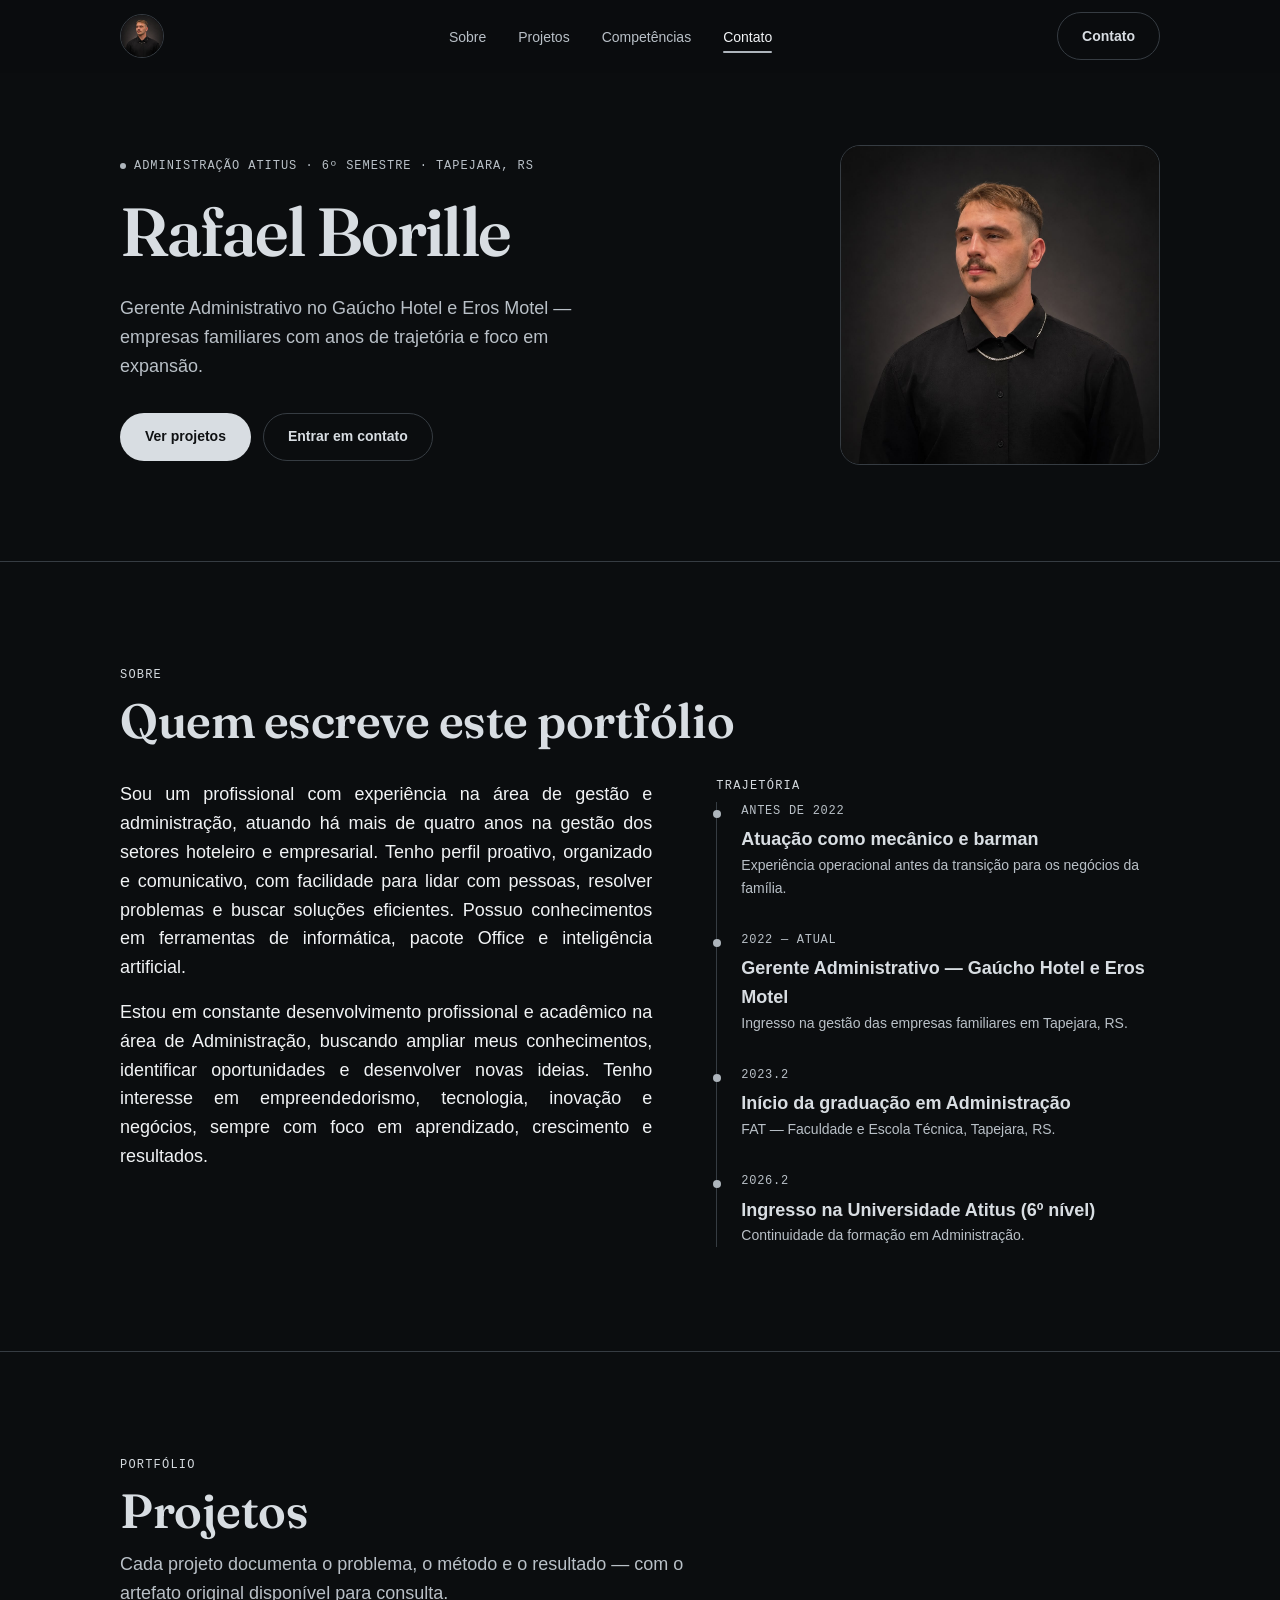
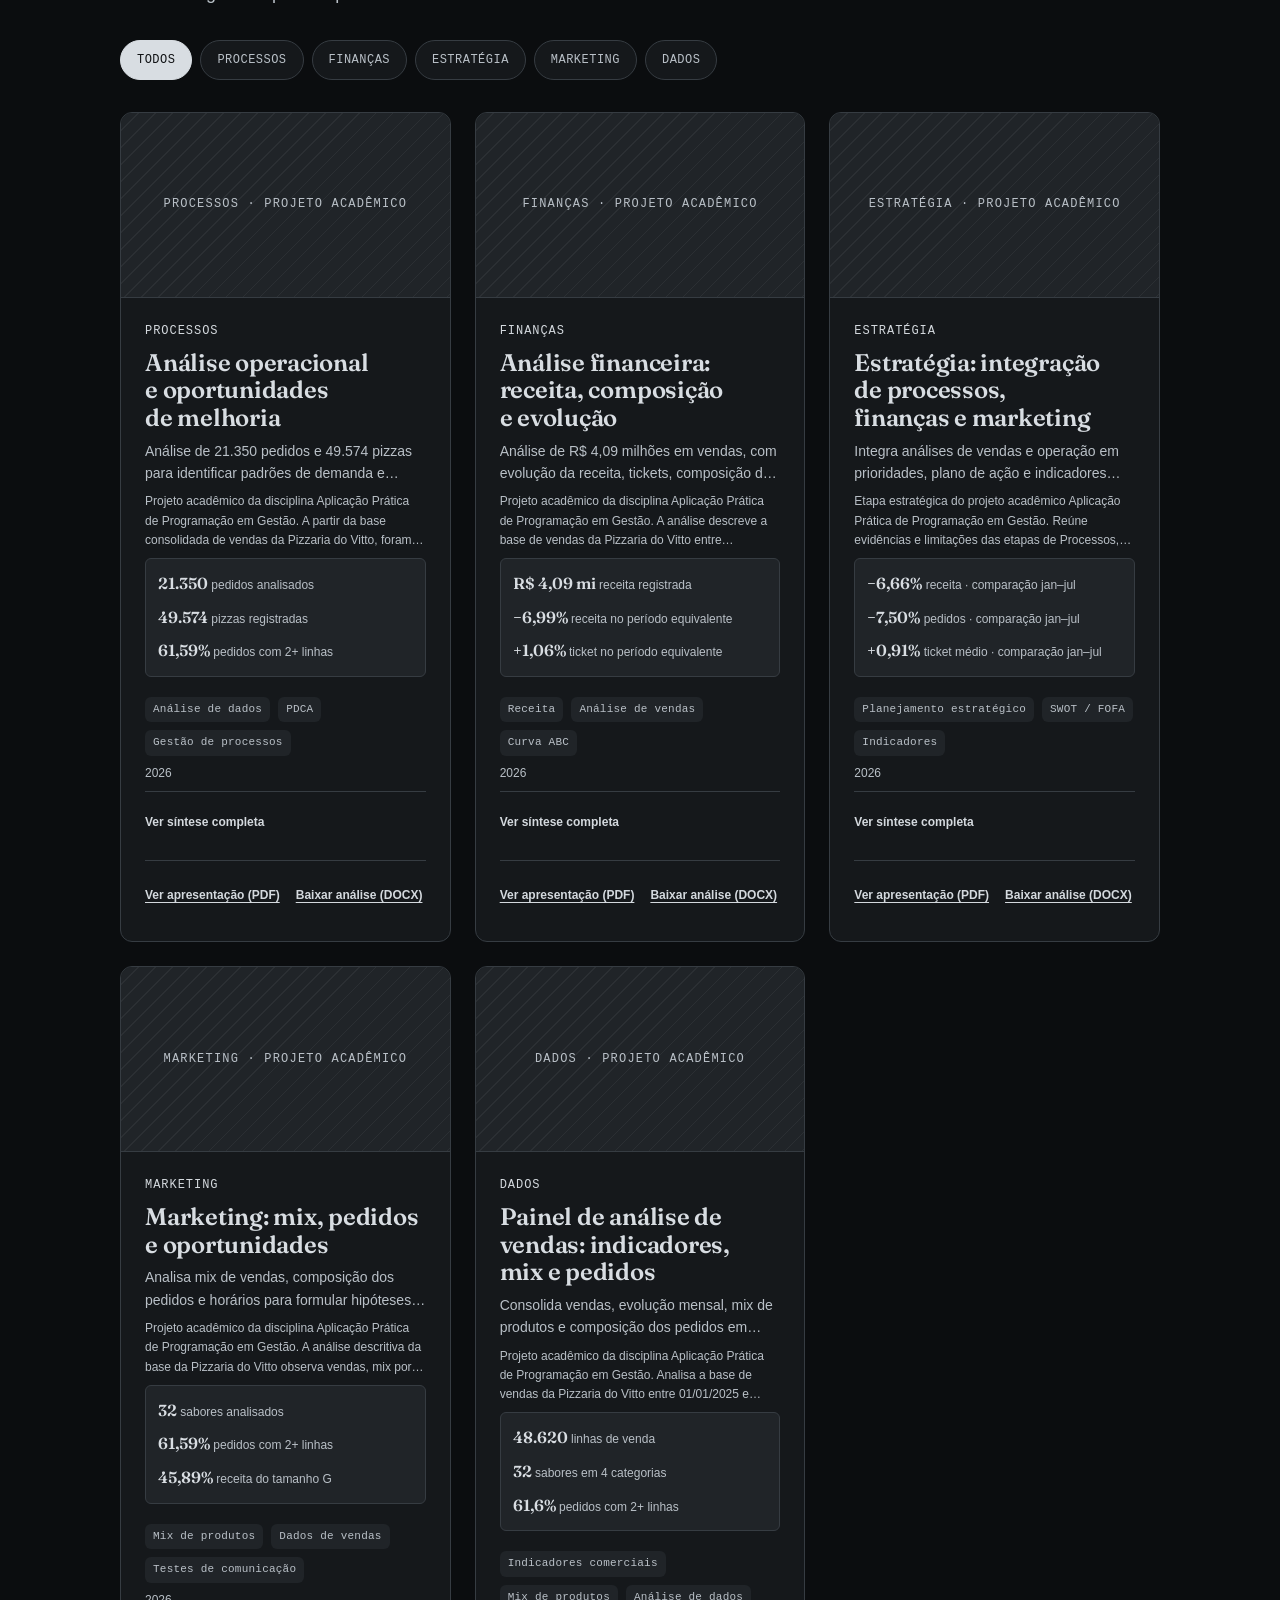
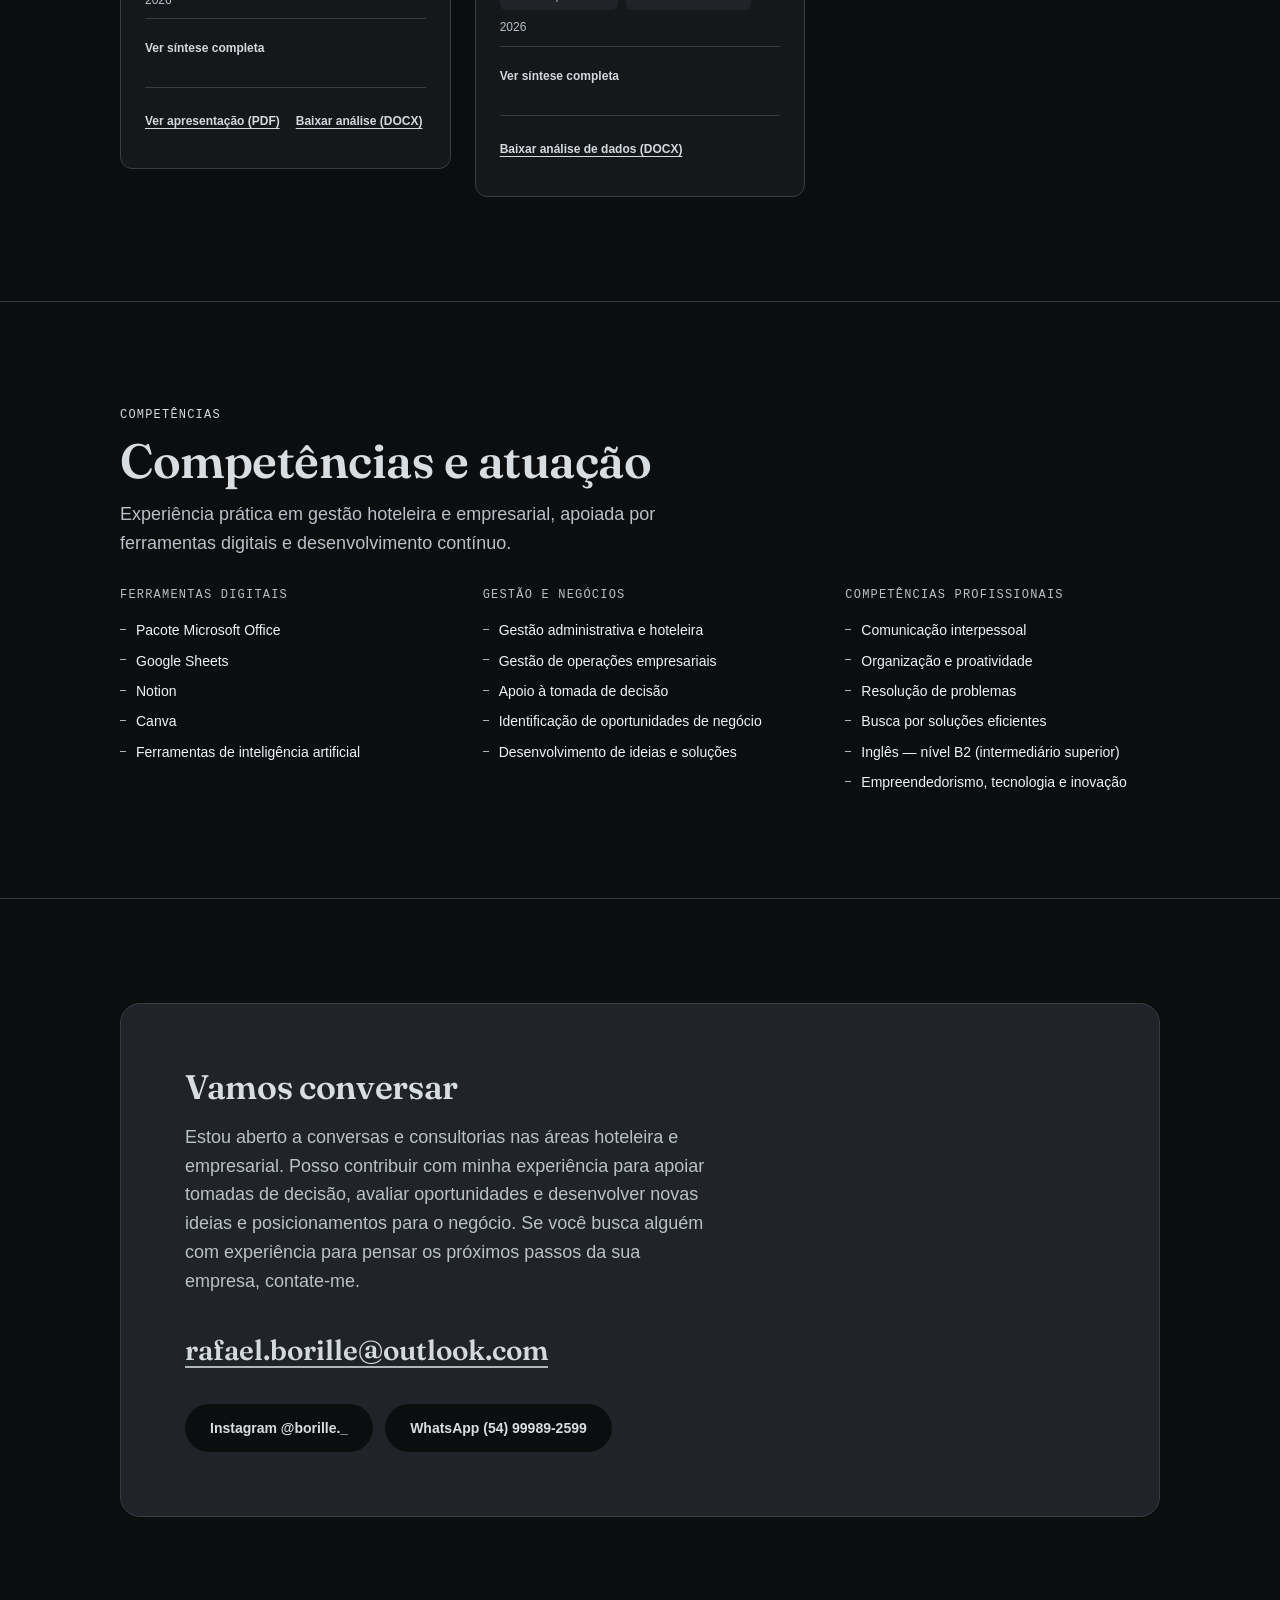
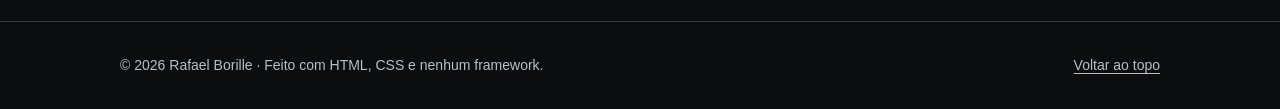
<file: index.html>
<!doctype html>
<html lang="pt-BR">
<head>
  <meta charset="utf-8">
  <meta name="viewport" content="width=device-width, initial-scale=1">
  <title>Rafael Borille — Portfólio de Administração</title>
  <meta name="description" content="Portfólio de Rafael Borille, estudante de Administração na Atitus (6º semestre) e gerente administrativo em Tapejara, RS.">
  <link rel="canonical" href="https://borille-rafael.github.io/">
  <meta name="theme-color" content="#0b0d0f">
  <link rel="icon" href="assets/img/favicon.svg" type="image/svg+xml">

  <meta property="og:type" content="website">
  <meta property="og:locale" content="pt_BR">
  <meta property="og:title" content="Rafael Borille — Portfólio de Administração">
  <meta property="og:description" content="Estudante de Administração na Atitus (6º semestre) e gerente administrativo em Tapejara, RS.">
  <meta property="og:url" content="https://borille-rafael.github.io/">
  <meta property="og:image" content="https://borille-rafael.github.io/assets/img/og-image.png">
  <meta name="twitter:card" content="summary_large_image">

  <link rel="preload" href="assets/fonts/fraunces-600.woff2" as="font" type="font/woff2" crossorigin>
  <link rel="stylesheet" href="assets/css/tokens.css">
  <link rel="stylesheet" href="assets/css/style.css">

  <script>document.documentElement.classList.add('js');</script>

  <script type="application/ld+json">
  {
    "@context": "https://schema.org",
    "@type": "Person",
    "name": "Rafael Borille",
    "jobTitle": "Gerente Administrativo e Estudante de Administração",
    "url": "https://borille-rafael.github.io/",
    "sameAs": []
  }
  </script>
</head>
<body>
  <a class="skip-link" href="#conteudo">Pular para o conteúdo</a>

  <header class="site-header" data-header>
    <div class="container header__inner">
      <a class="logo" href="#inicio" aria-label="Início — Rafael Borille"><img src="assets/img/perfil.jpeg" alt="" width="44" height="44"><span class="visually-hidden">Início — Rafael Borille</span></a>

      <nav class="nav" aria-label="Principal">
        <ul class="nav__list">
          <li><a href="#sobre">Sobre</a></li>
          <li><a href="#projetos">Projetos</a></li>
          <li><a href="#competencias">Competências</a></li>
          <li><a href="#contato">Contato</a></li>
        </ul>
      </nav>

      <a class="btn btn--ghost header__cv" href="#contato">Contato</a>

      <button class="menu-toggle" type="button" data-menu-open aria-expanded="false" aria-controls="menu-mobile">
        <span class="visually-hidden">Abrir menu</span>
        <svg width="20" height="20" viewBox="0 0 20 20" fill="none" aria-hidden="true">
          <path d="M3 6h14M3 10h14M3 14h14" stroke="currentColor" stroke-width="1.5" stroke-linecap="round"/>
        </svg>
      </button>
    </div>
  </header>

  <main id="conteudo">
    <!-- ===================== Hero ===================== -->
    <section class="hero" id="inicio" aria-labelledby="hero-titulo">
      <div class="container hero__grid">
        <div>
          <p class="hero__eyebrow">Administração Atitus · 6º semestre · Tapejara, RS</p>
          <h1 id="hero-titulo">Rafael Borille</h1>
          <p class="hero__lead">Gerente Administrativo no Gaúcho Hotel e Eros Motel — empresas familiares com anos de trajetória e foco em expansão.</p>

          <div class="hero__actions">
            <a class="btn btn--primary" href="#projetos">Ver projetos</a>
            <a class="btn btn--ghost" href="#contato">Entrar em contato</a>
          </div>

          <!-- Bloco de métricas ocultado até os projetos reais entrarem na fase 2 (SPEC §4.2). -->
        </div>

          <div class="avatar">
            <img src="assets/img/perfil.jpeg" alt="Retrato de Rafael Borille" width="1240" height="1240" fetchpriority="high">
          </div>
      </div>
    </section>

    <!-- ===================== Sobre ===================== -->
    <section class="section" id="sobre" aria-labelledby="sobre-titulo">
      <div class="container">
        <p class="section__eyebrow">Sobre</p>
        <h2 id="sobre-titulo">Quem escreve este portfólio</h2>

        <div class="sobre__grid">
          <div class="prosa prosa--justificada">
            <p>Sou um profissional com experiência na área de gestão e administração, atuando há mais de quatro anos na gestão dos setores hoteleiro e empresarial. Tenho perfil proativo, organizado e comunicativo, com facilidade para lidar com pessoas, resolver problemas e buscar soluções eficientes. Possuo conhecimentos em ferramentas de informática, pacote Office e inteligência artificial.</p>
            <p>Estou em constante desenvolvimento profissional e acadêmico na área de Administração, buscando ampliar meus conhecimentos, identificar oportunidades e desenvolver novas ideias. Tenho interesse em empreendedorismo, tecnologia, inovação e negócios, sempre com foco em aprendizado, crescimento e resultados.</p>
          </div>

          <div>
            <h3 class="section__eyebrow">Trajetória</h3>
            <ol class="timeline">
              <li>
                <time>Antes de 2022</time>
                <strong>Atuação como mecânico e barman</strong>
                <span>Experiência operacional antes da transição para os negócios da família.</span>
              </li>
              <li>
                <time datetime="2022">2022 — atual</time>
                <strong>Gerente Administrativo — Gaúcho Hotel e Eros Motel</strong>
                <span>Ingresso na gestão das empresas familiares em Tapejara, RS.</span>
              </li>
              <li>
                <time datetime="2023">2023.2</time>
                <strong>Início da graduação em Administração</strong>
                <span>FAT — Faculdade e Escola Técnica, Tapejara, RS.</span>
              </li>
              <li>
                <time datetime="2026">2026.2</time>
                <strong>Ingresso na Universidade Atitus (6º nível)</strong>
                <span>Continuidade da formação em Administração.</span>
              </li>
            </ol>
          </div>
        </div>
      </div>
    </section>

    <!-- ===================== Projetos ===================== -->
    <section class="section" id="projetos" aria-labelledby="projetos-titulo">
      <div class="container">
        <p class="section__eyebrow">Portfólio</p>
        <h2 id="projetos-titulo">Projetos</h2>
        <p class="section__lead">Cada projeto documenta o problema, o método e o resultado — com o artefato original disponível para consulta.</p>

        <ul class="filtros" aria-label="Filtrar projetos por área">
          <li><button class="chip" type="button" data-filtro="todos" aria-pressed="true">Todos</button></li>
          <li><button class="chip" type="button" data-filtro="Processos" aria-pressed="false">Processos</button></li>
          <li><button class="chip" type="button" data-filtro="Finanças" aria-pressed="false">Finanças</button></li>
          <li><button class="chip" type="button" data-filtro="Estratégia" aria-pressed="false">Estratégia</button></li>
          <li><button class="chip" type="button" data-filtro="Marketing" aria-pressed="false">Marketing</button></li>
          <li><button class="chip" type="button" data-filtro="Dados" aria-pressed="false">Dados</button></li>
        </ul>

        <!-- Gerado com segurança a partir de assets/js/projetos.js. -->
        <ul class="cards" data-cards aria-live="polite"></ul>
        <p class="section__lead" data-filtro-vazio hidden>Nenhum projeto nesta área por enquanto.</p>

        <noscript>
          <p class="section__lead">Com JavaScript desativado, os filtros não funcionam. Consulte o projeto disponível:</p>
          <ul>
            <li>Análise operacional e oportunidades de melhoria — <a href="docs/projetos/analise-operacional-pizzaria/apresentacao-processos.pdf">apresentação em PDF</a> · <a href="docs/projetos/analise-operacional-pizzaria/analise-processos.docx">análise em DOCX</a></li>
            <li>Análise financeira: receita, composição e evolução — <a href="docs/projetos/analise-financeira-pizzaria/apresentacao-financeira.pdf">apresentação em PDF</a> · <a href="docs/projetos/analise-financeira-pizzaria/analise-financeira.docx">análise em DOCX</a></li>
            <li>Estratégia: integração de processos, finanças e marketing — <a href="docs/projetos/integracao-estrategica-pizzaria/apresentacao-estrategica.pdf">apresentação em PDF</a> · <a href="docs/projetos/integracao-estrategica-pizzaria/analise-estrategica.docx">análise em DOCX</a></li>
            <li>Marketing: mix, pedidos e oportunidades — <a href="docs/projetos/analise-marketing-pizzaria/apresentacao-marketing.pdf">apresentação em PDF</a> · <a href="docs/projetos/analise-marketing-pizzaria/analise-marketing.docx">análise em DOCX</a></li>
            <li>Painel de análise de vendas — <a href="docs/projetos/painel-analise-vendas/analise-dados-vendas.docx">análise de dados em DOCX</a></li>
          </ul>
        </noscript>
      </div>
    </section>

    <!-- ===================== Competências ===================== -->
    <section class="section" id="competencias" aria-labelledby="competencias-titulo">
      <div class="container">
        <p class="section__eyebrow">Competências</p>
        <h2 id="competencias-titulo">Competências e atuação</h2>
        <p class="section__lead">Experiência prática em gestão hoteleira e empresarial, apoiada por ferramentas digitais e desenvolvimento contínuo.</p>

        <div class="skills">
          <div>
            <h3>Ferramentas digitais</h3>
            <ul>
              <li>Pacote Microsoft Office</li>
              <li>Google Sheets</li>
              <li>Notion</li>
              <li>Canva</li>
              <li>Ferramentas de inteligência artificial</li>
            </ul>
          </div>
          <div>
            <h3>Gestão e negócios</h3>
            <ul>
              <li>Gestão administrativa e hoteleira</li>
              <li>Gestão de operações empresariais</li>
              <li>Apoio à tomada de decisão</li>
              <li>Identificação de oportunidades de negócio</li>
              <li>Desenvolvimento de ideias e soluções</li>
            </ul>
          </div>
          <div>
            <h3>Competências profissionais</h3>
            <ul>
              <li>Comunicação interpessoal</li>
              <li>Organização e proatividade</li>
              <li>Resolução de problemas</li>
              <li>Busca por soluções eficientes</li>
              <li>Inglês — nível B2 (intermediário superior)</li>
              <li>Empreendedorismo, tecnologia e inovação</li>
            </ul>
          </div>
        </div>
      </div>
    </section>

    <!-- ===================== Contato ===================== -->
    <section class="section" id="contato" aria-labelledby="contato-titulo">
      <div class="container">
        <div class="contato__painel">
          <h2 id="contato-titulo">Vamos conversar</h2>
          <p>Estou aberto a conversas e consultorias nas áreas hoteleira e empresarial. Posso contribuir com minha experiência para apoiar tomadas de decisão, avaliar oportunidades e desenvolver novas ideias e posicionamentos para o negócio. Se você busca alguém com experiência para pensar os próximos passos da sua empresa, contate-me.</p>

          <a class="contato__email" data-email data-user="rafael.borille" data-domain="outlook.com" href="mailto:rafael.borille@outlook.com">rafael.borille (arroba) outlook.com</a>

          <div class="contato__acoes">
            <a class="btn btn--invertido" href="https://www.instagram.com/borille._/" target="_blank" rel="noopener noreferrer">Instagram @borille._</a>
            <a class="btn btn--invertido" href="https://wa.me/5554999892599" target="_blank" rel="noopener noreferrer">WhatsApp (54) 99989-2599</a>
          </div>
        </div>
      </div>
    </section>
  </main>

  <footer class="site-footer">
    <div class="container footer__inner">
      <p>© <span data-ano>2026</span> Rafael Borille · Feito com HTML, CSS e nenhum framework.</p>
      <a href="#inicio">Voltar ao topo</a>
    </div>
  </footer>

  <!-- ===================== Menu mobile ===================== -->
  <dialog class="menu-dialog" id="menu-mobile" aria-label="Menu principal">
    <div class="container menu-dialog__top">
      <span class="logo" aria-hidden="true"><img src="assets/img/perfil.jpeg" alt="" width="44" height="44"></span>
      <button class="menu-dialog__close" type="button" data-menu-close>
        <span class="visually-hidden">Fechar menu</span>
        <svg width="18" height="18" viewBox="0 0 18 18" fill="none" aria-hidden="true">
          <path d="M4 4l10 10M14 4L4 14" stroke="currentColor" stroke-width="1.5" stroke-linecap="round"/>
        </svg>
      </button>
    </div>
    <nav class="container menu-dialog__nav" aria-label="Principal">
      <ul>
        <li><a href="#sobre">Sobre</a></li>
        <li><a href="#projetos">Projetos</a></li>
        <li><a href="#competencias">Competências</a></li>
        <li><a href="#contato">Contato</a></li>
      </ul>
    </nav>
  </dialog>

  <script type="module" src="assets/js/app.js"></script>
</body>
</html>
</file>
<file: assets/css/tokens.css>
/* ==========================================================================
   tokens.css — fonte única das decisões visuais (SPEC §2)
   Nenhum valor de cor, fonte ou espaçamento deve ser escrito fora daqui.
   ========================================================================== */

/* Fraunces 600, subset latin (OFL) — 35 KB */
@font-face {
  font-family: "Fraunces";
  font-style: normal;
  font-weight: 600;
  font-display: swap;
  src: url("../fonts/fraunces-600.woff2") format("woff2");
  unicode-range: U+0000-00FF, U+0131, U+0152-0153, U+02BB-02BC, U+02C6, U+02DA,
    U+02DC, U+0304, U+0308, U+0329, U+2000-206F, U+20AC, U+2122, U+2191, U+2193,
    U+2212, U+2215, U+FEFF, U+FFFD;
}

:root {
  color-scheme: dark;

  /* --- Cor ---------------------------------------------------------------- */
  --paper: #0b0d0f;
  --surface: #15181b;
  --surface-alt: #202428;
  --ink: #f1f3f5;
  --ink-muted: #b9c0c7;
  --primary: #d8dde2;
  --primary-dark: #c2c8ce;
  --primary-soft: #30363c;
  --accent-600: #d4d9de; /* prata clara: links e texto de destaque */
  --accent-500: #aeb5bc; /* prata média: detalhes decorativos */
  --line: #363c42;
  --line-strong: #555d65;
  --focus: #8ab4ff;
  --on-primary: #101214;
  --on-primary-muted: #c5cbd1;
  --header-bg: rgba(11, 13, 15, 0.9);
  --backdrop: rgba(0, 0, 0, 0.78);
  --pattern-ink: rgba(216, 221, 226, 0.06);

  /* --- Tipografia --------------------------------------------------------- */
  --font-display: "Fraunces", Georgia, "Iowan Old Style", "Times New Roman", serif;
  --font-body: -apple-system, BlinkMacSystemFont, "Segoe UI", Roboto, Helvetica, Arial, sans-serif;
  --font-mono: ui-monospace, "Cascadia Code", Consolas, "Liberation Mono", monospace;

  --fs-xs: 0.75rem;
  --fs-sm: 0.875rem;
  --fs-base: 1rem;
  --fs-md: clamp(1.0625rem, 1.6vw, 1.125rem);
  --fs-lg: clamp(1.25rem, 2.4vw, 1.5rem);
  --fs-xl: clamp(1.625rem, 3.6vw, 2.125rem);
  --fs-2xl: clamp(2rem, 5vw, 3rem);
  --fs-hero: clamp(2.375rem, 7vw, 4.25rem);

  --lh-tight: 1.15;
  --lh-body: 1.6;
  --measure: 68ch;

  /* --- Espaçamento (base 4) ---------------------------------------------- */
  --sp-1: 4px;
  --sp-2: 8px;
  --sp-3: 12px;
  --sp-4: 16px;
  --sp-5: 24px;
  --sp-6: 32px;
  --sp-7: 48px;
  --sp-8: 64px;
  --sp-9: 96px;
  --sp-10: 128px;

  /* --- Layout ------------------------------------------------------------- */
  --container: 1120px;
  --gutter: clamp(20px, 5vw, 40px);
  --header-h: 64px;

  /* --- Formas ------------------------------------------------------------- */
  --radius-sm: 6px;
  --radius-md: 12px;
  --radius-lg: 20px;
  --radius-pill: 999px;

  --shadow-hover: 0 1px 2px rgba(0, 0, 0, 0.24), 0 12px 32px rgba(0, 0, 0, 0.32);

  /* --- Movimento ---------------------------------------------------------- */
  --dur-micro: 160ms;
  --dur-base: 240ms;
  --ease: cubic-bezier(0.2, 0.7, 0.3, 1);
}

@media (min-width: 768px) {
  :root {
    --header-h: 72px;
  }
}
</file>
<file: assets/css/style.css>
﻿/* ==========================================================================
   style.css — layout e componentes
   Tokens em tokens.css. Mobile-first: base para 320px, @media cresce daqui.
   ========================================================================== */

/* 1. Base ------------------------------------------------------------------ */

*,
*::before,
*::after {
  box-sizing: border-box;
}

html {
  -webkit-text-size-adjust: 100%;
  scroll-behavior: smooth;
  scroll-padding-top: calc(var(--header-h) + var(--sp-4));
}

body {
  display: flex;
  flex-direction: column;
  min-height: 100dvh;
  margin: 0;
  background: var(--paper);
  color: var(--ink);
  font-family: var(--font-body);
  font-size: var(--fs-md);
  line-height: var(--lh-body);
  text-rendering: optimizeLegibility;
  -webkit-font-smoothing: antialiased;
}

main {
  flex: 1;
}

h1,
h2,
h3 {
  margin: 0;
  color: var(--primary);
  font-family: var(--font-display);
  font-weight: 600;
  line-height: var(--lh-tight);
  letter-spacing: -0.01em;
  text-wrap: balance;
}

p {
  margin: 0;
}

img {
  display: block;
  max-width: 100%;
  height: auto;
}

a {
  color: var(--accent-600);
  text-decoration-thickness: 1px;
  text-underline-offset: 3px;
}

a:hover {
  color: var(--primary);
}

:focus-visible {
  outline: 2px solid var(--focus);
  outline-offset: 3px;
  border-radius: 2px;
}

::selection {
  background: var(--primary-soft);
  color: var(--ink);
}

ul,
ol,
dl,
dd {
  margin: 0;
}

.visually-hidden {
  position: absolute;
  width: 1px;
  height: 1px;
  margin: -1px;
  padding: 0;
  overflow: hidden;
  clip-path: inset(50%);
  white-space: nowrap;
}

/* 2. Layout ---------------------------------------------------------------- */

.container {
  width: 100%;
  max-width: var(--container);
  margin-inline: auto;
  padding-inline: var(--gutter);
}

.section {
  padding-block: clamp(56px, 9vw, 104px);
  border-top: 1px solid var(--line);
}

.section--sem-borda {
  border-top: 0;
}

.section__eyebrow {
  margin-bottom: var(--sp-2);
  color: var(--accent-600);
  font-family: var(--font-mono);
  font-size: var(--fs-xs);
  font-weight: 500;
  letter-spacing: 0.1em;
  text-transform: uppercase;
}

.section h2 {
  font-size: var(--fs-2xl);
}

.section__lead {
  max-width: 58ch;
  margin-top: var(--sp-3);
  color: var(--ink-muted);
}

/* 3. Botões ---------------------------------------------------------------- */

.btn {
  display: inline-flex;
  align-items: center;
  justify-content: center;
  gap: var(--sp-2);
  min-height: 48px;
  padding: var(--sp-3) var(--sp-5);
  border: 1px solid transparent;
  border-radius: var(--radius-pill);
  font-size: var(--fs-sm);
  font-weight: 600;
  line-height: 1.2;
  text-align: center;
  text-decoration: none;
  transition: background-color var(--dur-micro) var(--ease),
    border-color var(--dur-micro) var(--ease),
    color var(--dur-micro) var(--ease),
    transform var(--dur-micro) var(--ease);
}

.btn:hover {
  transform: translateY(-1px);
}

.btn--primary {
  background: var(--primary);
  color: var(--on-primary);
}

.btn--primary:hover {
  background: var(--primary-dark);
  color: var(--on-primary);
}

.btn--ghost {
  background: transparent;
  border-color: var(--line);
  color: var(--primary);
}

.btn--ghost:hover {
  border-color: var(--primary);
  background: var(--surface);
  color: var(--primary);
}

.btn--invertido {
  background: var(--paper);
  color: var(--primary);
}

.btn--invertido:hover {
  background: var(--surface);
  color: var(--primary);
}

/* 4. Skip link ------------------------------------------------------------- */

.skip-link {
  position: absolute;
  top: var(--sp-2);
  left: var(--sp-2);
  z-index: 100;
  padding: var(--sp-2) var(--sp-4);
  border-radius: var(--radius-sm);
  background: var(--primary);
  color: var(--on-primary);
  font-size: var(--fs-sm);
  text-decoration: none;
  transform: translateY(-200%);
  transition: transform var(--dur-micro) var(--ease);
}

.skip-link:focus {
  transform: translateY(0);
  color: var(--on-primary);
}

/* 5. Header ---------------------------------------------------------------- */

.site-header {
  position: sticky;
  top: 0;
  z-index: 50;
  border-bottom: 1px solid transparent;
  background: var(--header-bg);
  backdrop-filter: blur(8px);
  transition: border-color var(--dur-micro) var(--ease);
}

.site-header.is-scrolled {
  border-bottom-color: var(--line);
}

.header__inner {
  display: flex;
  align-items: center;
  justify-content: space-between;
  gap: var(--sp-4);
  height: var(--header-h);
}

.logo {
  display: grid;
  flex: none;
  place-items: center;
  overflow: hidden;
  width: 44px;
  height: 44px;
  border: 1px solid var(--line);
  border-radius: 50%;
  color: var(--primary);
  font-family: var(--font-display);
  font-size: var(--fs-base);
  letter-spacing: 0.02em;
  text-decoration: none;
  transition: border-color var(--dur-micro) var(--ease);
}

.logo img {
  width: 100%;
  height: 100%;
  object-fit: cover;
}

.logo:hover {
  border-color: var(--accent-500);
  color: var(--primary);
}

.nav {
  display: none;
}

.nav__list {
  display: flex;
  gap: var(--sp-6);
  padding: 0;
  list-style: none;
}

.nav__list a {
  position: relative;
  padding-block: var(--sp-2);
  color: var(--ink-muted);
  font-size: var(--fs-sm);
  font-weight: 500;
  text-decoration: none;
}

.nav__list a:hover {
  color: var(--ink);
}

.nav__list a[aria-current="true"] {
  color: var(--ink);
}

.nav__list a[aria-current="true"]::after {
  content: "";
  position: absolute;
  right: 0;
  bottom: 0;
  left: 0;
  height: 2px;
  border-radius: 2px;
  background: var(--accent-500);
}

.header__cv {
  display: none;
}

.menu-toggle {
  display: grid;
  place-items: center;
  width: 44px;
  height: 44px;
  padding: 0;
  border: 1px solid var(--line);
  border-radius: var(--radius-pill);
  background: var(--surface);
  color: var(--primary);
  cursor: pointer;
}

.menu-toggle:hover {
  border-color: var(--primary);
}

@media (min-width: 900px) {
  .nav,
  .header__cv {
    display: flex;
  }

  .menu-toggle {
    display: none;
  }
}

/* 6. Menu mobile ----------------------------------------------------------- */

.menu-dialog {
  width: 100%;
  max-width: 100%;
  height: 100%;
  max-height: 100%;
  margin: 0;
  padding: 0;
  border: 0;
  background: var(--paper);
  color: var(--ink);
}

.menu-dialog::backdrop {
  background: var(--backdrop);
}

.menu-dialog__top {
  display: flex;
  align-items: center;
  justify-content: space-between;
  height: var(--header-h);
}

.menu-dialog__close {
  display: grid;
  place-items: center;
  width: 44px;
  height: 44px;
  padding: 0;
  border: 1px solid var(--line);
  border-radius: var(--radius-pill);
  background: var(--surface);
  color: var(--primary);
  cursor: pointer;
}

.menu-dialog__nav {
  padding-block: var(--sp-7) var(--sp-6);
}

.menu-dialog__nav ul {
  display: flex;
  flex-direction: column;
  gap: var(--sp-2);
  padding: 0;
  list-style: none;
}

.menu-dialog__nav a {
  display: block;
  padding-block: var(--sp-2);
  color: var(--primary);
  font-family: var(--font-display);
  font-size: var(--fs-xl);
  text-decoration: none;
}

.menu-dialog__nav a:hover {
  color: var(--accent-600);
}

/* 7. Hero ------------------------------------------------------------------ */

.hero {
  padding-block: clamp(40px, 7vw, 72px) clamp(56px, 9vw, 96px);
}

.hero__grid {
  display: grid;
  align-items: center;
  gap: clamp(32px, 6vw, 64px);
}

.hero h1 {
  font-size: var(--fs-hero);
  letter-spacing: -0.03em;
}

.hero__eyebrow {
  display: inline-flex;
  align-items: center;
  gap: var(--sp-2);
  margin-bottom: var(--sp-4);
  color: var(--ink-muted);
  font-family: var(--font-mono);
  font-size: var(--fs-xs);
  letter-spacing: 0.08em;
  text-transform: uppercase;
}

.hero__eyebrow::before {
  content: "";
  width: 6px;
  height: 6px;
  border-radius: 50%;
  background: var(--accent-500);
}

.hero__lead {
  max-width: 46ch;
  margin-block: var(--sp-5) var(--sp-6);
  color: var(--ink-muted);
}

.hero__actions {
  display: flex;
  flex-wrap: wrap;
  gap: var(--sp-3);
}

.stats {
  display: grid;
  grid-template-columns: repeat(3, auto);
  justify-content: start;
  gap: var(--sp-3) clamp(24px, 5vw, 48px);
  margin-top: var(--sp-7);
  padding-top: var(--sp-5);
  border-top: 1px solid var(--line);
}

.stats__item {
  display: grid;
  gap: var(--sp-1);
}

.stats dt {
  color: var(--ink-muted);
  font-family: var(--font-mono);
  font-size: var(--fs-xs);
  letter-spacing: 0.08em;
  text-transform: uppercase;
}

.stats dd {
  color: var(--primary);
  font-family: var(--font-display);
  font-size: var(--fs-lg);
  line-height: 1.1;
}

.avatar {
  display: grid;
  place-items: center;
  overflow: hidden;
  width: min(100%, 320px);
  aspect-ratio: 1;
  border: 1px solid var(--line);
  border-radius: var(--radius-lg);
  background: linear-gradient(145deg, var(--primary-soft), var(--surface-alt));
  color: var(--primary);
  font-family: var(--font-display);
  font-size: clamp(4rem, 12vw, 7rem);
  letter-spacing: 0.02em;
}

.avatar img {
  width: 100%;
  height: 100%;
  object-fit: cover;
}

@media (min-width: 900px) {
  .hero__grid {
    grid-template-columns: minmax(0, 1.55fr) minmax(0, 1fr);
  }

  .avatar {
    justify-self: end;
  }
}

/* 8. Sobre ----------------------------------------------------------------- */

.sobre__grid {
  display: grid;
  gap: var(--sp-7);
  margin-top: var(--sp-6);
}

.prosa p {
  max-width: var(--measure);
}

.prosa--justificada p {
  text-align: justify;
  hyphens: auto;
}

.prosa p + p {
  margin-top: var(--sp-4);
}

.timeline {
  padding: 0;
  border-left: 1px solid var(--line);
  list-style: none;
}

.timeline li {
  position: relative;
  padding: 0 0 var(--sp-6) var(--sp-5);
}

.timeline li:last-child {
  padding-bottom: 0;
}

.timeline li::before {
  content: "";
  position: absolute;
  top: 8px;
  left: -4.5px;
  width: 8px;
  height: 8px;
  border-radius: 50%;
  background: var(--accent-500);
}

.timeline time {
  display: block;
  color: var(--ink-muted);
  font-family: var(--font-mono);
  font-size: var(--fs-xs);
  letter-spacing: 0.06em;
  text-transform: uppercase;
}

.timeline strong {
  display: block;
  margin-top: var(--sp-1);
  color: var(--primary);
  font-weight: 600;
}

.timeline span {
  display: block;
  color: var(--ink-muted);
  font-size: var(--fs-sm);
}

@media (min-width: 900px) {
  .sobre__grid {
    grid-template-columns: minmax(0, 1.2fr) minmax(0, 1fr);
    gap: var(--sp-8);
  }
}

/* 9. Projetos -------------------------------------------------------------- */

.filtros {
  display: flex;
  flex-wrap: wrap;
  gap: var(--sp-2);
  margin-top: var(--sp-6);
  padding: 0;
  list-style: none;
}

.chip {
  min-height: 40px;
  padding: var(--sp-2) var(--sp-4);
  border: 1px solid var(--line);
  border-radius: var(--radius-pill);
  background: var(--surface);
  color: var(--ink-muted);
  font-family: var(--font-mono);
  font-size: var(--fs-xs);
  letter-spacing: 0.04em;
  text-transform: uppercase;
  cursor: pointer;
  transition: border-color var(--dur-micro) var(--ease),
    background-color var(--dur-micro) var(--ease),
    color var(--dur-micro) var(--ease);
}

.chip:hover {
  border-color: var(--primary);
  color: var(--primary);
}

.chip[aria-pressed="true"] {
  border-color: var(--primary);
  background: var(--primary);
  color: var(--on-primary);
}

.cards {
  display: grid;
  grid-template-columns: minmax(0, 1fr);
  gap: var(--sp-5);
  margin-top: var(--sp-6);
  padding: 0;
  list-style: none;
}

.card-projeto {
  display: flex;
  flex-direction: column;
  overflow: hidden;
  border: 1px solid var(--line);
  border-radius: var(--radius-md);
  background: var(--surface);
  transition: box-shadow var(--dur-base) var(--ease),
    transform var(--dur-base) var(--ease),
    border-color var(--dur-base) var(--ease);
}

.card-projeto:hover {
  transform: translateY(-2px);
  border-color: var(--line-strong);
  box-shadow: var(--shadow-hover);
}

/* Estado de estrutura: card sem conteúdo real ainda. Remover na fase 2. */
.card-projeto--pendente {
  border-style: dashed;
  background: transparent;
}

.card-projeto--pendente:hover {
  transform: none;
  border-color: var(--line);
  box-shadow: none;
}

.card-projeto__capa {
  display: grid;
  place-items: center;
  aspect-ratio: 16 / 9;
  border-bottom: 1px solid var(--line);
  background-color: var(--surface-alt);
  background-image: repeating-linear-gradient(
    135deg,
    var(--pattern-ink) 0 1px,
    transparent 1px 12px
  );
  color: var(--ink-muted);
  font-family: var(--font-mono);
  font-size: var(--fs-xs);
  letter-spacing: 0.1em;
  text-transform: uppercase;
}

.card-projeto__corpo {
  display: flex;
  flex: 1;
  flex-direction: column;
  gap: var(--sp-2);
  padding: var(--sp-5);
}

.card-projeto__area {
  color: var(--accent-600);
  font-family: var(--font-mono);
  font-size: var(--fs-xs);
  letter-spacing: 0.08em;
  text-transform: uppercase;
}

.card-projeto h3 {
  font-size: var(--fs-lg);
}

.card-projeto__resumo {
  display: -webkit-box;
  overflow: hidden;
  color: var(--ink-muted);
  font-size: var(--fs-sm);
  -webkit-box-orient: vertical;
  -webkit-line-clamp: 2;
  line-clamp: 2;
}

.card-projeto__contexto,
.card-projeto__ano {
  color: var(--ink-muted);
  font-size: var(--fs-xs);
}

.card-projeto__contexto {
  display: -webkit-box;
  overflow: hidden;
  -webkit-box-orient: vertical;
  -webkit-line-clamp: 3;
  line-clamp: 3;
}

.card-projeto__metricas {
  display: grid;
  gap: var(--sp-2);
  padding: var(--sp-3);
  border: 1px solid var(--line);
  border-radius: var(--radius-sm);
  background: var(--surface-alt);
  color: var(--ink-muted);
  font-size: var(--fs-xs);
  list-style: none;
}

.card-projeto__metricas strong {
  color: var(--primary);
  font-family: var(--font-display);
  font-size: var(--fs-base);
}

.card-projeto__detalhes {
  padding-top: var(--sp-2);
  border-top: 1px solid var(--line);
  color: var(--ink-muted);
  font-size: var(--fs-sm);
}

.card-projeto__detalhes summary {
  min-height: 44px;
  display: flex;
  align-items: center;
  color: var(--accent-600);
  font-size: var(--fs-xs);
  font-weight: 600;
  cursor: pointer;
}

.card-projeto__detalhes h4 {
  margin-block: var(--sp-3) var(--sp-1);
  color: var(--primary);
  font-family: var(--font-mono);
  font-size: var(--fs-xs);
  letter-spacing: 0.06em;
  text-transform: uppercase;
}

.card-projeto__detalhes ol {
  display: grid;
  gap: var(--sp-2);
  padding-left: var(--sp-5);
}

.card-projeto__links {
  display: flex;
  flex-wrap: wrap;
  gap: var(--sp-2) var(--sp-4);
  margin-top: var(--sp-2);
  padding-top: var(--sp-3);
  border-top: 1px solid var(--line);
}

.card-projeto__links a {
  min-height: 44px;
  display: inline-flex;
  align-items: center;
  color: var(--accent-600);
  font-size: var(--fs-xs);
  font-weight: 600;
}

.card-projeto__meta {
  display: flex;
  flex-wrap: wrap;
  gap: var(--sp-2);
  margin-top: auto;
  padding-top: var(--sp-3);
}

.tag {
  padding: var(--sp-1) var(--sp-2);
  border-radius: var(--radius-sm);
  background: var(--surface-alt);
  color: var(--ink-muted);
  font-family: var(--font-mono);
  font-size: 0.6875rem;
  letter-spacing: 0.02em;
}

@media (min-width: 640px) {
  .cards {
    grid-template-columns: repeat(2, minmax(0, 1fr));
  }
}

@media (min-width: 1024px) {
  .cards {
    grid-template-columns: repeat(3, minmax(0, 1fr));
  }
}

/* 10. Competências --------------------------------------------------------- */

.skills {
  display: grid;
  gap: var(--sp-6);
  margin-top: var(--sp-6);
}

.skills h3 {
  margin-bottom: var(--sp-4);
  color: var(--ink-muted);
  font-family: var(--font-mono);
  font-size: var(--fs-xs);
  font-weight: 500;
  letter-spacing: 0.1em;
  text-transform: uppercase;
}

.skills ul {
  display: flex;
  flex-direction: column;
  gap: var(--sp-2);
  padding: 0;
  list-style: none;
}

.skills li {
  position: relative;
  padding-left: var(--sp-4);
  font-size: var(--fs-sm);
}

.skills li::before {
  content: "";
  position: absolute;
  top: 0.7em;
  left: 0;
  width: 6px;
  height: 1px;
  background: var(--accent-500);
}

@media (min-width: 768px) {
  .skills {
    grid-template-columns: repeat(3, minmax(0, 1fr));
    gap: var(--sp-7);
  }
}

/* 11. Contato -------------------------------------------------------------- */

.contato__painel {
  padding: clamp(32px, 6vw, 64px);
  border-radius: var(--radius-lg);
  border: 1px solid var(--line);
  background: var(--surface-alt);
  color: var(--ink);
}

.contato__painel h2 {
  max-width: 22ch;
  color: var(--primary);
  font-size: var(--fs-xl);
}

.contato__painel p {
  max-width: 52ch;
  margin-block: var(--sp-4) var(--sp-6);
  color: var(--ink-muted);
}

.contato__email {
  display: inline-block;
  color: var(--accent-600);
  font-family: var(--font-display);
  font-size: clamp(1.125rem, 4vw, 1.75rem);
  text-decoration-color: var(--accent-500);
  text-decoration-thickness: 2px;
  text-underline-offset: 6px;
  overflow-wrap: anywhere;
}

.contato__email:hover {
  color: var(--ink);
}

.contato__acoes {
  display: flex;
  flex-wrap: wrap;
  align-items: center;
  gap: var(--sp-3);
  margin-top: var(--sp-6);
}

/* 12. Rodapé --------------------------------------------------------------- */

.site-footer {
  padding-block: var(--sp-6);
  border-top: 1px solid var(--line);
}

.footer__inner {
  display: flex;
  flex-wrap: wrap;
  align-items: center;
  justify-content: space-between;
  gap: var(--sp-2) var(--sp-5);
  color: var(--ink-muted);
  font-size: var(--fs-sm);
}

.footer__inner a {
  color: var(--ink-muted);
}

.footer__inner a:hover {
  color: var(--primary);
}

/* 13. 404 ------------------------------------------------------------------ */

.erro {
  display: grid;
  place-items: center;
  min-height: 60vh;
  padding-block: var(--sp-9);
  text-align: center;
}

.erro__codigo {
  color: var(--accent-600);
  font-family: var(--font-mono);
  font-size: var(--fs-sm);
  letter-spacing: 0.1em;
}

.erro h1 {
  margin-block: var(--sp-3);
  font-size: var(--fs-2xl);
}

.erro p {
  max-width: 46ch;
  margin-inline: auto;
  color: var(--ink-muted);
}

.erro .btn {
  margin-top: var(--sp-6);
}

/* 14. Movimento ------------------------------------------------------------ */

.js .reveal {
  opacity: 0;
  transform: translateY(8px);
  transition: opacity var(--dur-base) var(--ease), transform var(--dur-base) var(--ease);
}

.js .reveal.is-visible {
  opacity: 1;
  transform: none;
}

@media (prefers-reduced-motion: reduce) {
  html {
    scroll-behavior: auto;
  }

  *,
  *::before,
  *::after {
    animation-duration: 0.01ms;
    animation-iteration-count: 1;
    transition-duration: 0.01ms;
  }

  .js .reveal {
    opacity: 1;
    transform: none;
    transition: none;
  }

  .btn:hover,
  .card-projeto:hover {
    transform: none;
  }
}
</file>
